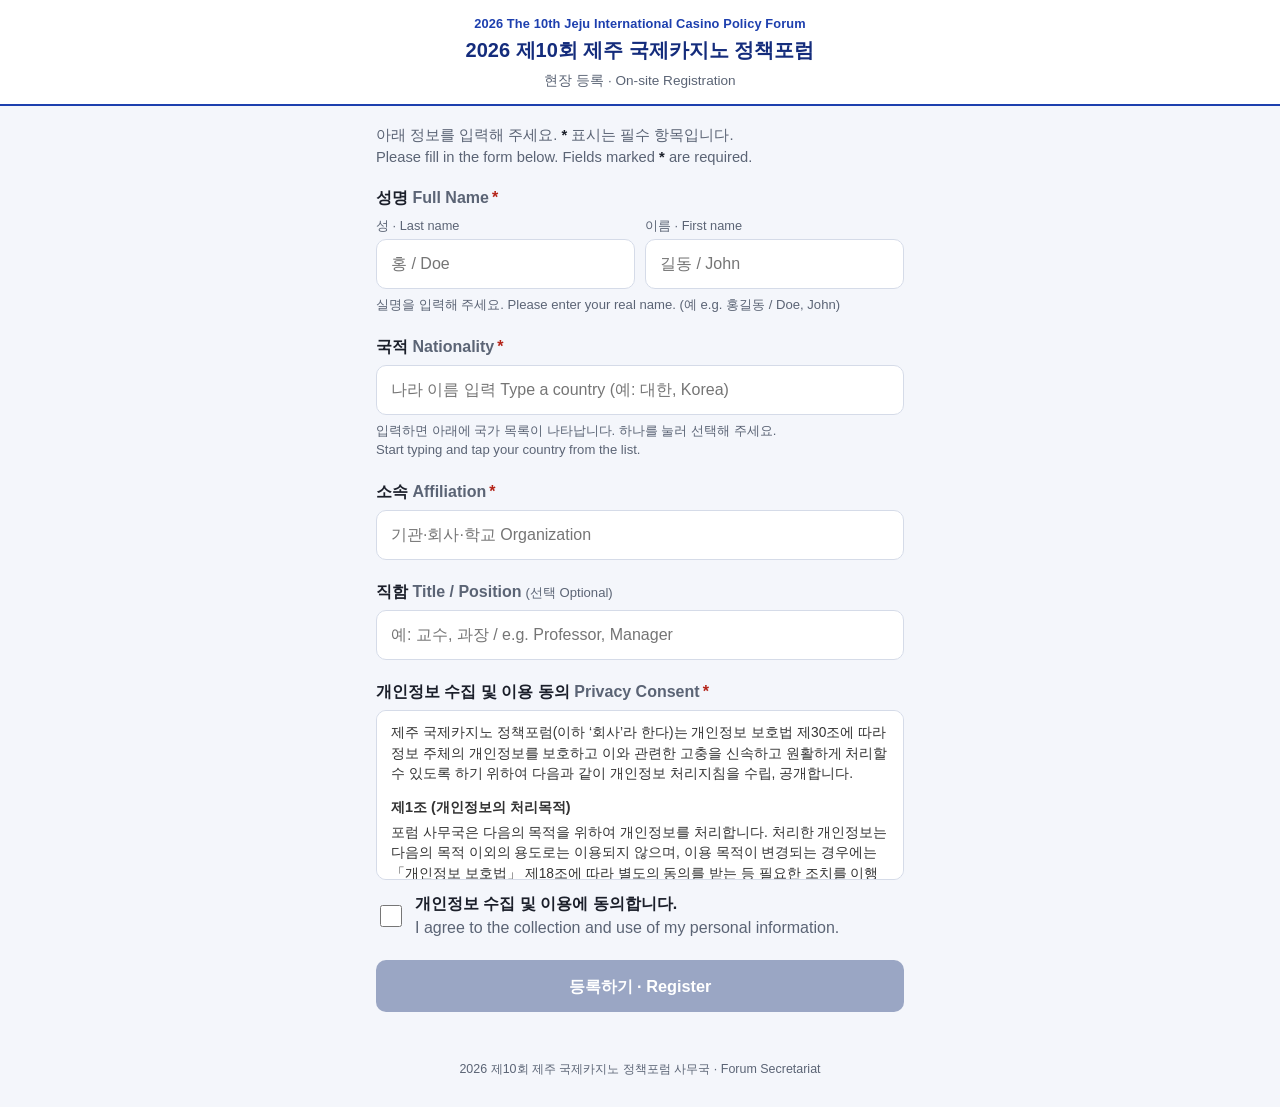
<file: index.html>
<!doctype html>
<html lang="ko">
<head>
  <meta charset="utf-8">
  <meta name="viewport" content="width=device-width, initial-scale=1, viewport-fit=cover">
  <meta name="robots" content="noindex">
  <meta name="theme-color" content="#1d3fae">
  <title>현장 등록 On-site Registration | 2026 The 10th Jeju ICPF</title>
  <link rel="stylesheet" href="assets/style.css">
</head>
<body>
  <header class="topbar">
    <div class="en" data-event-en>2026 The 10th Jeju International Casino Policy Forum</div>
    <div class="ko" data-event-ko>2026 제10회 제주 국제카지노 정책포럼</div>
    <div class="page">현장 등록 · On-site Registration</div>
  </header>
  <div class="demo-banner" id="demoBanner" hidden>
    데모 모드입니다. 입력한 정보는 이 기기에만 임시 저장되며 구글 시트에는 기록되지 않습니다.<br>
    Demo mode — data stays on this device only.
  </div>

  <main class="wrap" id="formView">
    <p class="intro">
      아래 정보를 입력해 주세요. <b>*</b> 표시는 필수 항목입니다.<br>
      Please fill in the form below. Fields marked <b>*</b> are required.
    </p>

    <form id="regForm" novalidate autocomplete="on">
      <!-- 스팸 방지용 숨김 칸 (사람은 보이지 않음) -->
      <div class="hp" aria-hidden="true">
        <label>Website <input type="text" name="website" tabindex="-1" autocomplete="off"></label>
      </div>

      <!-- 1. 이름 -->
      <div class="field">
        <span class="label">성명 <span class="en">Full Name</span><span class="req">*</span></span>
        <div class="name-row">
          <div>
            <div class="sub">성 · Last name</div>
            <input class="input" id="lastName" name="lastName" type="text" autocomplete="family-name"
                   placeholder="홍 / Doe" maxlength="40" required>
          </div>
          <div>
            <div class="sub">이름 · First name</div>
            <input class="input" id="firstName" name="firstName" type="text" autocomplete="given-name"
                   placeholder="길동 / John" maxlength="60" required>
          </div>
        </div>
        <div class="hint">실명을 입력해 주세요. Please enter your real name. (예 e.g. 홍길동 / Doe, John)</div>
        <div class="err" id="err-name">성과 이름을 모두 입력해 주세요. Please enter both your last and first name.</div>
      </div>

      <!-- 2. 국적 -->
      <div class="field">
        <label class="label" for="country">국적 <span class="en">Nationality</span><span class="req">*</span></label>
        <div class="ac">
          <input class="input" id="country" type="text" autocomplete="off" autocapitalize="off" spellcheck="false"
                 placeholder="나라 이름 입력 Type a country (예: 대한, Korea)" role="combobox"
                 aria-autocomplete="list" aria-expanded="false" aria-controls="countryList">
          <ul class="ac-list" id="countryList" role="listbox"></ul>
        </div>
        <div class="ac-picked" id="countryPicked"></div>
        <div class="hint">입력하면 아래에 국가 목록이 나타납니다. 하나를 눌러 선택해 주세요.<br>Start typing and tap your country from the list.</div>
        <div class="err" id="err-country">목록에서 국가를 선택해 주세요. Please select your country from the list.</div>
      </div>

      <!-- 3. 소속 -->
      <div class="field">
        <label class="label" for="affiliation">소속 <span class="en">Affiliation</span><span class="req">*</span></label>
        <input class="input" id="affiliation" name="affiliation" type="text" autocomplete="organization"
               placeholder="기관·회사·학교 Organization" maxlength="100" required>
        <div class="err" id="err-affiliation">소속을 입력해 주세요. Please enter your affiliation.</div>
      </div>

      <!-- 4. 직함 -->
      <div class="field">
        <label class="label" for="title">직함 <span class="en">Title / Position</span><span class="opt">(선택 Optional)</span></label>
        <input class="input" id="title" name="title" type="text" autocomplete="organization-title"
               placeholder="예: 교수, 과장 / e.g. Professor, Manager" maxlength="100">
      </div>

      <!-- 6. 개인정보 수집 및 이용 동의 -->
      <div class="field">
        <span class="label">개인정보 수집 및 이용 동의 <span class="en">Privacy Consent</span><span class="req">*</span></span>
        <div class="consent-box" tabindex="0">
<!-- ============ 개인정보 처리방침 전문: 여기부터 ============
     아래 <p>, <h4> 내용을 지우고 전문을 붙여 넣으세요.
     문단은 <p>...</p>, 조항 제목은 <h4>...</h4>로 감싸면 됩니다. -->
          <p>제주 국제카지노 정책포럼(이하 ‘회사’라 한다)는 개인정보 보호법 제30조에 따라 정보 주체의 개인정보를 보호하고 이와 관련한 고충을 신속하고 원활하게 처리할 수 있도록 하기 위하여 다음과 같이 개인정보 처리지침을 수립, 공개합니다.</p>
          <h4>제1조 (개인정보의 처리목적)</h4>
          <p>포럼 사무국은 다음의 목적을 위하여 개인정보를 처리합니다. 처리한 개인정보는 다음의 목적 이외의 용도로는 이용되지 않으며, 이용 목적이 변경되는 경우에는 「개인정보 보호법」 제18조에 따라 별도의 동의를 받는 등 필요한 조치를 이행합니다.</p>
          <p>1. 포럼 현장 등록 및 참석자 확인<br>
          2. 이름표 및 기념품 지급 관리<br>
          3. 경품 추첨 및 당첨 시 연락·전달<br>
          4. 포럼 운영 관련 안내 및 고충 처리</p>

          <h4>제2조 (처리하는 개인정보 항목)</h4>
          <p>포럼 사무국은 다음의 개인정보 항목을 처리합니다.<br>
          - 필수항목 : 성명, 국적, 소속, 연락처(휴대폰 번호 또는 이메일 중 하나)<br>
          - 선택항목 : 직함</p>

          <h4>제3조 (개인정보의 처리 및 보유기간)</h4>
          <p>① 포럼 사무국은 법령에 따른 개인정보 보유·이용 기간 또는 정보주체로부터 개인정보를 수집할 때 동의받은 보유·이용 기간 내에서 개인정보를 처리·보유합니다.<br>
          ② 수집한 개인정보는 포럼 종료 후 【○○일】 이내에 파기합니다. 다만, 관계 법령에 따라 보존이 필요한 경우에는 해당 기간 동안 보관합니다.</p>

          <h4>제4조 (개인정보의 제3자 제공)</h4>
          <p>포럼 사무국은 정보주체의 개인정보를 제1조에서 명시한 범위 내에서만 처리하며, 정보주체의 동의, 법률의 특별한 규정 등 「개인정보 보호법」 제17조 및 제18조에 해당하는 경우에만 개인정보를 제3자에게 제공합니다. 그 외에는 개인정보를 제3자에게 제공하지 않습니다.</p>

          <h4>제5조 (개인정보 처리의 위탁 및 국외 이전)</h4>
          <p>포럼 사무국은 등록 정보의 저장·관리를 위해 다음과 같이 개인정보 처리업무를 위탁하며, 이에 따라 개인정보가 국외로 이전됩니다.<br>
          - 수탁자(이전받는 자) : Google LLC (Google 스프레드시트 및 Apps Script)<br>
          - 이전되는 국가 : 미국 등 Google의 데이터센터 소재 국가<br>
          - 이전 일시 및 방법 : 등록 시점에 정보통신망을 통해 전송<br>
          - 위탁하는 업무의 내용 : 등록 정보의 저장 및 관리<br>
          - 보유 및 이용기간 : 제3조의 보유기간과 같음<br>
          정보주체는 국외 이전을 거부할 수 있으나, 거부 시 현장 등록이 제한될 수 있습니다. 포럼 사무국은 위탁계약 시 「개인정보 보호법」 제26조에 따라 위탁업무 수행 목적 외 개인정보 처리 금지, 안전성 확보조치 등에 관한 사항을 명시하고 수탁자를 관리·감독합니다.</p>

          <h4>제6조 (정보주체의 권리와 행사 방법)</h4>
          <p>① 정보주체는 포럼 사무국에 대해 언제든지 개인정보 열람, 정정, 삭제, 처리정지를 요구할 수 있습니다.<br>
          ② 위 권리 행사는 서면, 전화, 전자우편 등을 통하여 하실 수 있으며 포럼 사무국은 이에 대해 지체 없이 조치하겠습니다.<br>
          ③ 정보주체가 개인정보의 오류 등에 대한 정정 또는 삭제를 요구한 경우에는 정정 또는 삭제를 완료할 때까지 해당 개인정보를 이용하거나 제공하지 않습니다.<br>
          ④ 권리 행사는 정보주체의 법정대리인이나 위임을 받은 자 등 대리인을 통하여 하실 수 있습니다.<br>
          ⑤ 정보주체는 개인정보 보호법 등 관계 법령을 위반하여 포럼 사무국이 처리하고 있는 정보주체 본인이나 타인의 개인정보 및 사생활을 침해하여서는 안 됩니다.</p>

          <h4>제7조 (개인정보의 파기)</h4>
          <p>① 포럼 사무국은 개인정보 보유기간의 경과, 처리목적 달성 등 개인정보가 불필요하게 되었을 때에는 지체 없이 해당 개인정보를 파기합니다.<br>
          ② 전자적 파일 형태로 기록·저장된 개인정보는 기록을 재생할 수 없도록 파기하며, 종이 문서에 기록·저장된 개인정보는 분쇄기로 분쇄하거나 소각하여 파기합니다.</p>

          <h4>제8조 (개인정보의 안전성 확보조치)</h4>
          <p>포럼 사무국은 개인정보의 안전성 확보를 위해 다음과 같은 조치를 하고 있습니다.<br>
          1. 관리적 조치 : 개인정보 접근 권한을 담당자로 제한<br>
          2. 기술적 조치 : 관리자 페이지 비밀번호 설정, 전송 구간 암호화(HTTPS)</p>

          <h4>제9조 (개인정보 보호책임자)</h4>
          <p>① 포럼 사무국은 개인정보 처리에 관한 업무를 총괄하고, 개인정보 처리와 관련한 정보주체의 불만 처리 및 피해구제 등을 위하여 아래와 같이 개인정보 보호책임자를 지정하고 있습니다.<br>
          ▶ 개인정보 보호책임자<br>
          성명 :김진희<br>
          직책 : 대표<br>
          연락처 : 064-749-7752, jini100k@jejutheater.com<br>
          ② 정보주체는 포럼 이용 중 발생한 모든 개인정보 보호 관련 문의, 불만 처리, 피해구제 등에 관한 사항을 위 책임자에게 문의하실 수 있으며, 포럼 사무국은 지체 없이 답변 및 처리하겠습니다.</p>

          <h4>제10조 (권익침해 구제 방법)</h4>
          <p>정보주체는 아래의 기관에 개인정보 침해에 대한 피해구제, 상담 등을 문의하실 수 있습니다.<br>
          1. 개인정보 분쟁조정위원회 : (국번없이) 1833-6972 (www.kopico.go.kr)<br>
          2. 개인정보침해신고센터 : (국번없이) 118 (privacy.kisa.or.kr)<br>
          3. 대검찰청 : (국번없이) 1301 (www.spo.go.kr)<br>
          4. 경찰청 : (국번없이) 182 (ecrm.police.go.kr/minwon/main)</p>

          <h4>제11조 (개인정보 처리방침의 시행 및 변경)</h4>
          <p>이 개인정보 처리방침은 2026. 11. 09.부터 적용됩니다.</p>
<!-- ============ 개인정보 처리방침 전문: 여기까지 ============ -->
        </div>
        <label class="check">
          <input type="checkbox" id="agree">
          <span>개인정보 수집 및 이용에 동의합니다.<br><span class="en" style="font-weight:500;color:var(--muted)">I agree to the collection and use of my personal information.</span></span>
        </label>
      </div>

      <button type="submit" class="btn muted" id="submitBtn">등록하기 · Register</button>
      <div class="alert warn" id="formAlert" role="alert"></div>
    </form>
  </main>

  <!-- 등록 완료 화면 -->
  <main class="wrap" id="doneView" hidden>
    <div class="done">
      <div class="check-icon">✓</div>
      <h2>등록이 완료되었습니다</h2>
      <p class="sub">Registration complete</p>
      <div class="num" id="doneNum">W-0000</div>
      <div class="who" id="doneName"></div>
      <p class="guide">
        이 화면을 <b>등록 데스크</b>에 보여 주시고 이름표를 받아 가세요.<br>
        Please show this screen at the <b>registration desk</b> to receive your name badge.
      </p>
      <button class="btn ghost" type="button" id="againBtn">새로 등록하기 · New registration</button>
    </div>
  </main>

  <div class="footer">
    <span data-event-ko>2026 제주 국제카지노 정책포럼</span> 사무국 · Forum Secretariat
  </div>

  <script src="config.js"></script>
  <script src="assets/countries.js"></script>
  <script src="assets/api.js"></script>
  <script src="assets/register.js"></script>
</body>
</html>
</file>
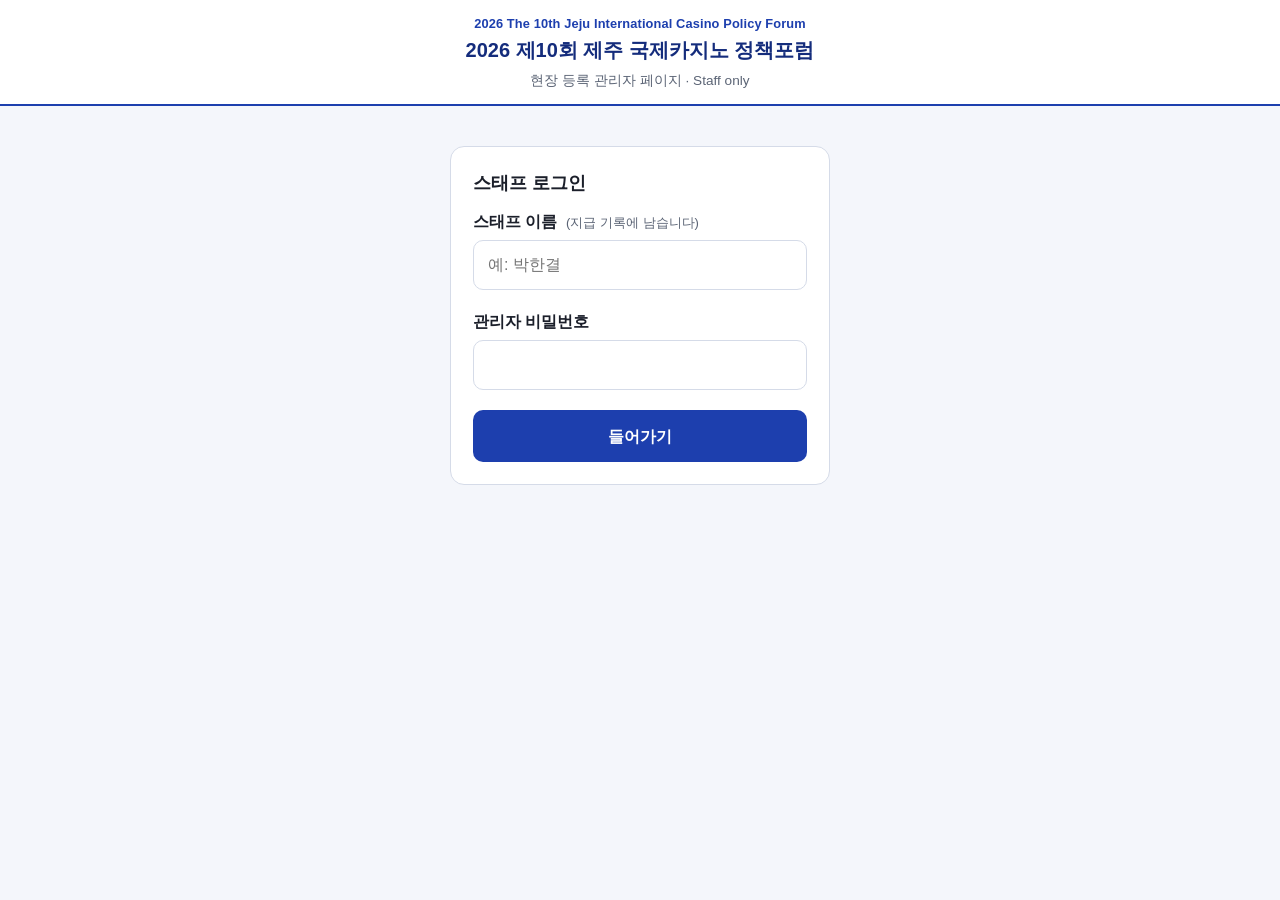
<file: admin.html>
<!doctype html>
<html lang="ko">
<head>
  <meta charset="utf-8">
  <meta name="viewport" content="width=device-width, initial-scale=1, viewport-fit=cover">
  <meta name="robots" content="noindex, nofollow">
  <meta name="theme-color" content="#1d3fae">
  <title>현장 등록 관리 | 2026 The 10th Jeju ICPF</title>
  <link rel="stylesheet" href="assets/style.css">
</head>
<body>
  <header class="topbar">
    <div class="en" data-event-en>2026 The 10th Jeju International Casino Policy Forum</div>
    <div class="ko" data-event-ko>2026 제10회 제주 국제카지노 정책포럼</div>
    <div class="page">현장 등록 관리자 페이지 · Staff only</div>
  </header>
  <div class="demo-banner" id="demoBanner" hidden>데모 모드입니다. 관리자 비밀번호: <b>demo</b> · 이 기기에서 등록한 데모 데이터만 보입니다.</div>

  <!-- 로그인 -->
  <section class="login" id="loginView">
    <h2>스태프 로그인</h2>
    <form id="loginForm">
      <div class="field">
        <label class="label" for="staffName">스태프 이름 <span class="opt">(지급 기록에 남습니다)</span></label>
        <input class="input" id="staffName" type="text" placeholder="예: 박한결" maxlength="20" autocomplete="name">
      </div>
      <div class="field">
        <label class="label" for="adminKey">관리자 비밀번호</label>
        <input class="input" id="adminKey" type="password" autocomplete="current-password" required>
      </div>
      <button class="btn" type="submit" id="loginBtn">들어가기</button>
      <div class="alert warn" id="loginAlert"></div>
    </form>
  </section>

  <!-- 관리 화면 -->
  <main class="admin-wrap" id="adminView" hidden>
    <div class="stats">
      <div class="stat"><div class="t">현장 등록</div><div class="v" id="stTotal">0</div></div>
      <div class="stat"><div class="t">이름표 지급</div><div class="v" id="stBadge">0</div></div>
      <div class="stat"><div class="t">기념품 지급</div><div class="v" id="stGift">0</div></div>
    </div>

    <div class="toolbar">
      <div class="row">
        <input class="search" id="q" type="search" placeholder="이름·소속·연락처·등록번호 검색">
        <button class="btn-sm" id="refreshBtn" type="button">↻ 새로고침</button>
        <a class="btn-sm" id="sheetLink" href="#" target="_blank" rel="noopener" hidden style="display:inline-flex;align-items:center;text-decoration:none;color:inherit">구글 시트 열기</a>
      </div>
      <div class="row">
        <label class="small">보기</label>
        <button class="chip on" data-filter="all" type="button">전체</button>
        <button class="chip" data-filter="badge" type="button">이름표 미지급</button>
        <button class="chip" data-filter="gift" type="button">기념품 미지급</button>
      </div>
      <div class="row">
        <label class="small" for="sort1">1차 정렬</label>
        <select class="sel" id="sort1"></select>
        <select class="sel" id="dir1"><option value="asc">오름차순 ↑</option><option value="desc">내림차순 ↓</option></select>
        <label class="small" for="sort2" style="margin-left:6px">2차 정렬</label>
        <select class="sel" id="sort2"></select>
        <select class="sel" id="dir2"><option value="asc">오름차순 ↑</option><option value="desc">내림차순 ↓</option></select>
      </div>
      <div class="status-line">
        <span><span class="dot" id="dot"></span><span id="statusText">연결 중…</span></span>
        <label><input type="checkbox" id="auto" checked> 자동 새로고침</label>
        <span id="who"></span>
        <button class="undo" id="logoutBtn" type="button">로그아웃</button>
      </div>
    </div>

    <div class="table-wrap">
      <table class="list">
        <thead><tr id="thead"></tr></thead>
        <tbody id="tbody"></tbody>
      </table>
      <div class="empty" id="empty" hidden>표시할 등록자가 없습니다.</div>
    </div>
  </main>

  <div class="toast" id="toast"></div>

  <script src="config.js"></script>
  <script src="assets/api.js"></script>
  <script src="assets/admin.js"></script>
</body>
</html>
</file>
<file: assets/style.css>
:root {
  --brand: #1d3fae;
  --brand-dark: #142c7c;
  --ink: #1b1f2a;
  --muted: #5b6475;
  --line: #d5dbe8;
  --bg: #f4f6fb;
  --card: #ffffff;
  --ok: #17803d;
  --ok-bg: #e7f5ec;
  --warn: #b42318;
  --warn-bg: #fdecea;
  --soft: #eef2fb;
  --radius: 10px;
  font-size: 16px;
}
* { box-sizing: border-box; }
[hidden] { display: none !important; }
html, body { margin: 0; }
body {
  background: var(--bg);
  color: var(--ink);
  font-family: -apple-system, BlinkMacSystemFont, "Apple SD Gothic Neo", "Noto Sans KR", "Malgun Gothic", "Segoe UI", Roboto, sans-serif;
  line-height: 1.5;
  -webkit-text-size-adjust: 100%;
}
button, input, select, textarea { font: inherit; color: inherit; }

/* ---------- 상단 ---------- */
.topbar {
  background: var(--card);
  border-bottom: 2px solid var(--brand);
  padding: 14px 16px 12px;
  text-align: center;
}
.topbar .en { color: var(--brand); font-size: 0.8rem; font-weight: 600; letter-spacing: 0.01em; }
.topbar .ko { color: var(--brand-dark); font-size: 1.25rem; font-weight: 800; margin-top: 2px; }
.topbar .page { margin-top: 6px; font-size: 0.85rem; color: var(--muted); }

.demo-banner {
  background: #fff4d6; color: #7a5200; font-size: 0.82rem;
  padding: 8px 16px; text-align: center; border-bottom: 1px solid #f0d48a;
}

/* ---------- 등록 폼 ---------- */
.wrap { max-width: 560px; margin: 0 auto; padding: 18px 16px 48px; }
.intro { font-size: 0.92rem; color: var(--muted); margin: 0 0 18px; }
.intro b { color: var(--ink); }

.field { margin-bottom: 20px; }
.label { display: block; font-weight: 700; margin-bottom: 6px; }
.label .en { font-weight: 600; color: var(--muted); }
.req { color: var(--warn); margin-left: 3px; }
.opt { font-weight: 500; color: var(--muted); font-size: 0.82rem; margin-left: 4px; }
.hint { font-size: 0.82rem; color: var(--muted); margin-top: 6px; }

.input {
  width: 100%; height: 50px; padding: 0 14px;
  border: 1.5px solid var(--line); border-radius: var(--radius);
  background: #fff; font-size: 1rem; outline: none;
  -webkit-appearance: none; appearance: none;
}
.input:focus { border-color: var(--brand); box-shadow: 0 0 0 3px rgba(29, 63, 174, 0.12); }
.input.invalid { border-color: var(--warn); }
.err { color: var(--warn); font-size: 0.84rem; margin-top: 6px; display: none; }
.err.show { display: block; }

.name-row { display: grid; grid-template-columns: 1fr 1fr; gap: 10px; }
.name-row .sub { font-size: 0.8rem; color: var(--muted); margin-bottom: 4px; }

/* 국적 자동완성 */
.ac { position: relative; }
.ac-list {
  position: absolute; z-index: 20; left: 0; right: 0; top: calc(100% + 4px);
  background: #fff; border: 1.5px solid var(--line); border-radius: var(--radius);
  box-shadow: 0 8px 24px rgba(20, 30, 60, 0.12);
  max-height: 280px; overflow-y: auto; display: none; margin: 0; padding: 4px; list-style: none;
}
.ac-list.open { display: block; }
.ac-item {
  padding: 11px 12px; border-radius: 8px; cursor: pointer;
  display: flex; justify-content: space-between; gap: 10px; align-items: baseline;
}
.ac-item .k { font-weight: 700; }
.ac-item .e { color: var(--muted); font-size: 0.88rem; text-align: right; }
.ac-item.active, .ac-item:hover { background: var(--soft); }
.ac-item.free .k { font-weight: 500; }
.ac-picked {
  display: none; margin-top: 8px; font-size: 0.86rem; color: var(--ok);
  background: var(--ok-bg); border-radius: 8px; padding: 6px 10px;
}
.ac-picked.show { display: inline-block; }

/* 개인정보 동의 */
.consent-box {
  border: 1.5px solid var(--line); border-radius: var(--radius); background: #fff;
  height: 170px; overflow-y: auto; padding: 12px 14px; font-size: 0.86rem; color: #333;
}
.consent-box h4 { margin: 12px 0 4px; font-size: 0.9rem; }
.consent-box p { margin: 0 0 8px; }
.check {
  display: flex; gap: 10px; align-items: center; margin-top: 12px;
  font-weight: 600; cursor: pointer; user-select: none;
}
.check input { width: 22px; height: 22px; accent-color: var(--brand); flex: none; }

.btn {
  display: inline-flex; align-items: center; justify-content: center; gap: 6px;
  height: 52px; padding: 0 22px; border-radius: var(--radius);
  border: none; background: var(--brand); color: #fff; font-weight: 700; font-size: 1.02rem;
  cursor: pointer; width: 100%;
}
.btn:active { transform: translateY(1px); }
.btn.muted { background: #9aa6c4; }
.btn[disabled] { opacity: 0.6; cursor: wait; }
.btn.ghost { background: #fff; color: var(--brand); border: 1.5px solid var(--brand); }

.alert {
  display: none; margin: 12px 0 0; padding: 12px 14px; border-radius: var(--radius);
  font-size: 0.9rem; font-weight: 600;
}
.alert.show { display: block; }
.alert.warn { background: var(--warn-bg); color: var(--warn); }

.hp { position: absolute; left: -9999px; width: 1px; height: 1px; overflow: hidden; }

/* 완료 화면 */
.done { text-align: center; padding: 28px 8px; }
.done .check-icon {
  width: 72px; height: 72px; border-radius: 50%; background: var(--ok-bg); color: var(--ok);
  display: inline-flex; align-items: center; justify-content: center; font-size: 38px; font-weight: 800;
}
.done h2 { margin: 14px 0 4px; font-size: 1.35rem; }
.done .sub { color: var(--muted); margin: 0 0 18px; }
.done .num {
  display: inline-block; background: #fff; border: 2px dashed var(--brand); color: var(--brand-dark);
  padding: 12px 22px; border-radius: 12px; font-size: 1.6rem; font-weight: 800; letter-spacing: 0.05em;
}
.done .who { margin-top: 10px; font-weight: 700; font-size: 1.1rem; }
.done .guide { margin: 18px auto 22px; font-size: 0.92rem; color: var(--ink); max-width: 420px; }

.footer { text-align: center; color: var(--muted); font-size: 0.78rem; padding: 0 16px 28px; }

/* ---------- 관리자 ---------- */
.admin-wrap { max-width: 1280px; margin: 0 auto; padding: 16px; }
.login { max-width: 380px; margin: 40px auto; background: var(--card); padding: 22px; border-radius: 14px; border: 1px solid var(--line); }
.login h2 { margin: 0 0 14px; font-size: 1.15rem; }

.stats { display: grid; grid-template-columns: repeat(3, 1fr); gap: 10px; margin-bottom: 14px; }
.stat { background: var(--card); border: 1px solid var(--line); border-radius: 12px; padding: 10px 12px; }
.stat .t { font-size: 0.78rem; color: var(--muted); }
.stat .v { font-size: 1.5rem; font-weight: 800; }
.stat .v small { font-size: 0.85rem; color: var(--muted); font-weight: 600; }

.toolbar {
  background: var(--card); border: 1px solid var(--line); border-radius: 12px; padding: 12px;
  display: grid; gap: 10px; grid-template-columns: 1fr; margin-bottom: 12px;
}
.toolbar .row { display: flex; flex-wrap: wrap; gap: 8px; align-items: center; }
.toolbar label.small { font-size: 0.8rem; color: var(--muted); font-weight: 600; }
.sel, .search {
  height: 42px; border: 1.5px solid var(--line); border-radius: 8px; background: #fff; padding: 0 10px; font-size: 0.92rem;
}
.search { flex: 1 1 220px; min-width: 0; }
.chip {
  height: 38px; padding: 0 12px; border-radius: 999px; border: 1.5px solid var(--line); background: #fff;
  font-size: 0.86rem; font-weight: 600; cursor: pointer;
}
.chip.on { background: var(--brand); border-color: var(--brand); color: #fff; }
.btn-sm {
  height: 38px; padding: 0 12px; border-radius: 8px; border: 1.5px solid var(--line); background: #fff;
  font-size: 0.86rem; font-weight: 600; cursor: pointer; white-space: nowrap;
}
.status-line { font-size: 0.8rem; color: var(--muted); display: flex; gap: 10px; flex-wrap: wrap; align-items: center; }
.dot { width: 8px; height: 8px; border-radius: 50%; background: var(--ok); display: inline-block; margin-right: 4px; }
.dot.off { background: var(--warn); }

.table-wrap { background: var(--card); border: 1px solid var(--line); border-radius: 12px; overflow-x: auto; }
table.list { width: 100%; border-collapse: collapse; font-size: 0.9rem; }
table.list th, table.list td { padding: 10px 10px; border-bottom: 1px solid #e8ecf4; text-align: left; vertical-align: middle; }
table.list th {
  background: #f7f9fd; font-size: 0.8rem; color: var(--muted); white-space: nowrap; cursor: pointer; user-select: none;
  position: sticky; top: 0;
}
table.list th .arrow { color: var(--brand); margin-left: 3px; }
table.list tr.flash td { animation: flash 1.6s ease-out; }
@keyframes flash { from { background: #fff4c2; } to { background: transparent; } }
td.nm { font-weight: 700; }
td.nm .sub { display: block; font-weight: 500; color: var(--muted); font-size: 0.8rem; }
td.num { font-variant-numeric: tabular-nums; white-space: nowrap; font-weight: 700; color: var(--brand-dark); }
td.time { white-space: nowrap; color: var(--muted); font-size: 0.82rem; }

.give {
  min-width: 92px; height: 40px; border-radius: 8px; border: 1.5px solid var(--brand); background: #fff;
  color: var(--brand); font-weight: 700; font-size: 0.86rem; cursor: pointer; padding: 0 10px;
}
.give.confirm { background: var(--brand); color: #fff; }
.give.done { background: var(--ok-bg); border-color: var(--ok); color: var(--ok); cursor: default; }
.give-meta { display: block; font-size: 0.72rem; color: var(--muted); margin-top: 3px; white-space: nowrap; }
.undo { border: none; background: none; color: var(--muted); text-decoration: underline; font-size: 0.72rem; cursor: pointer; padding: 0; margin-left: 4px; }
.empty { text-align: center; color: var(--muted); padding: 40px 10px; }

.toast {
  position: fixed; left: 50%; bottom: 22px; transform: translateX(-50%) translateY(20px);
  background: #1b1f2a; color: #fff; padding: 12px 18px; border-radius: 10px; font-size: 0.9rem;
  opacity: 0; transition: all 0.25s; z-index: 50; max-width: calc(100% - 32px);
}
.toast.show { opacity: 1; transform: translateX(-50%) translateY(0); }
.toast.bad { background: var(--warn); }

/* 좁은 화면(휴대폰)에서는 표 대신 카드 형태 */
@media (max-width: 760px) {
  .stats { grid-template-columns: repeat(3, 1fr); }
  .stat .v { font-size: 1.2rem; }
  table.list thead { display: none; }
  table.list, table.list tbody, table.list tr, table.list td { display: block; width: 100%; }
  table.list tr { border-bottom: 8px solid var(--bg); padding: 10px 12px; }
  table.list td { border: none; padding: 3px 0; }
  table.list td[data-label]::before {
    content: attr(data-label); display: inline-block; min-width: 64px; color: var(--muted); font-size: 0.78rem; font-weight: 600;
  }
  table.list td[data-label] .give-meta { display: inline; margin-left: 6px; }
  td.give-cell { display: inline-block !important; width: auto !important; margin: 8px 8px 0 0; }
  td.give-cell::before { display: none !important; }
}
</file>
